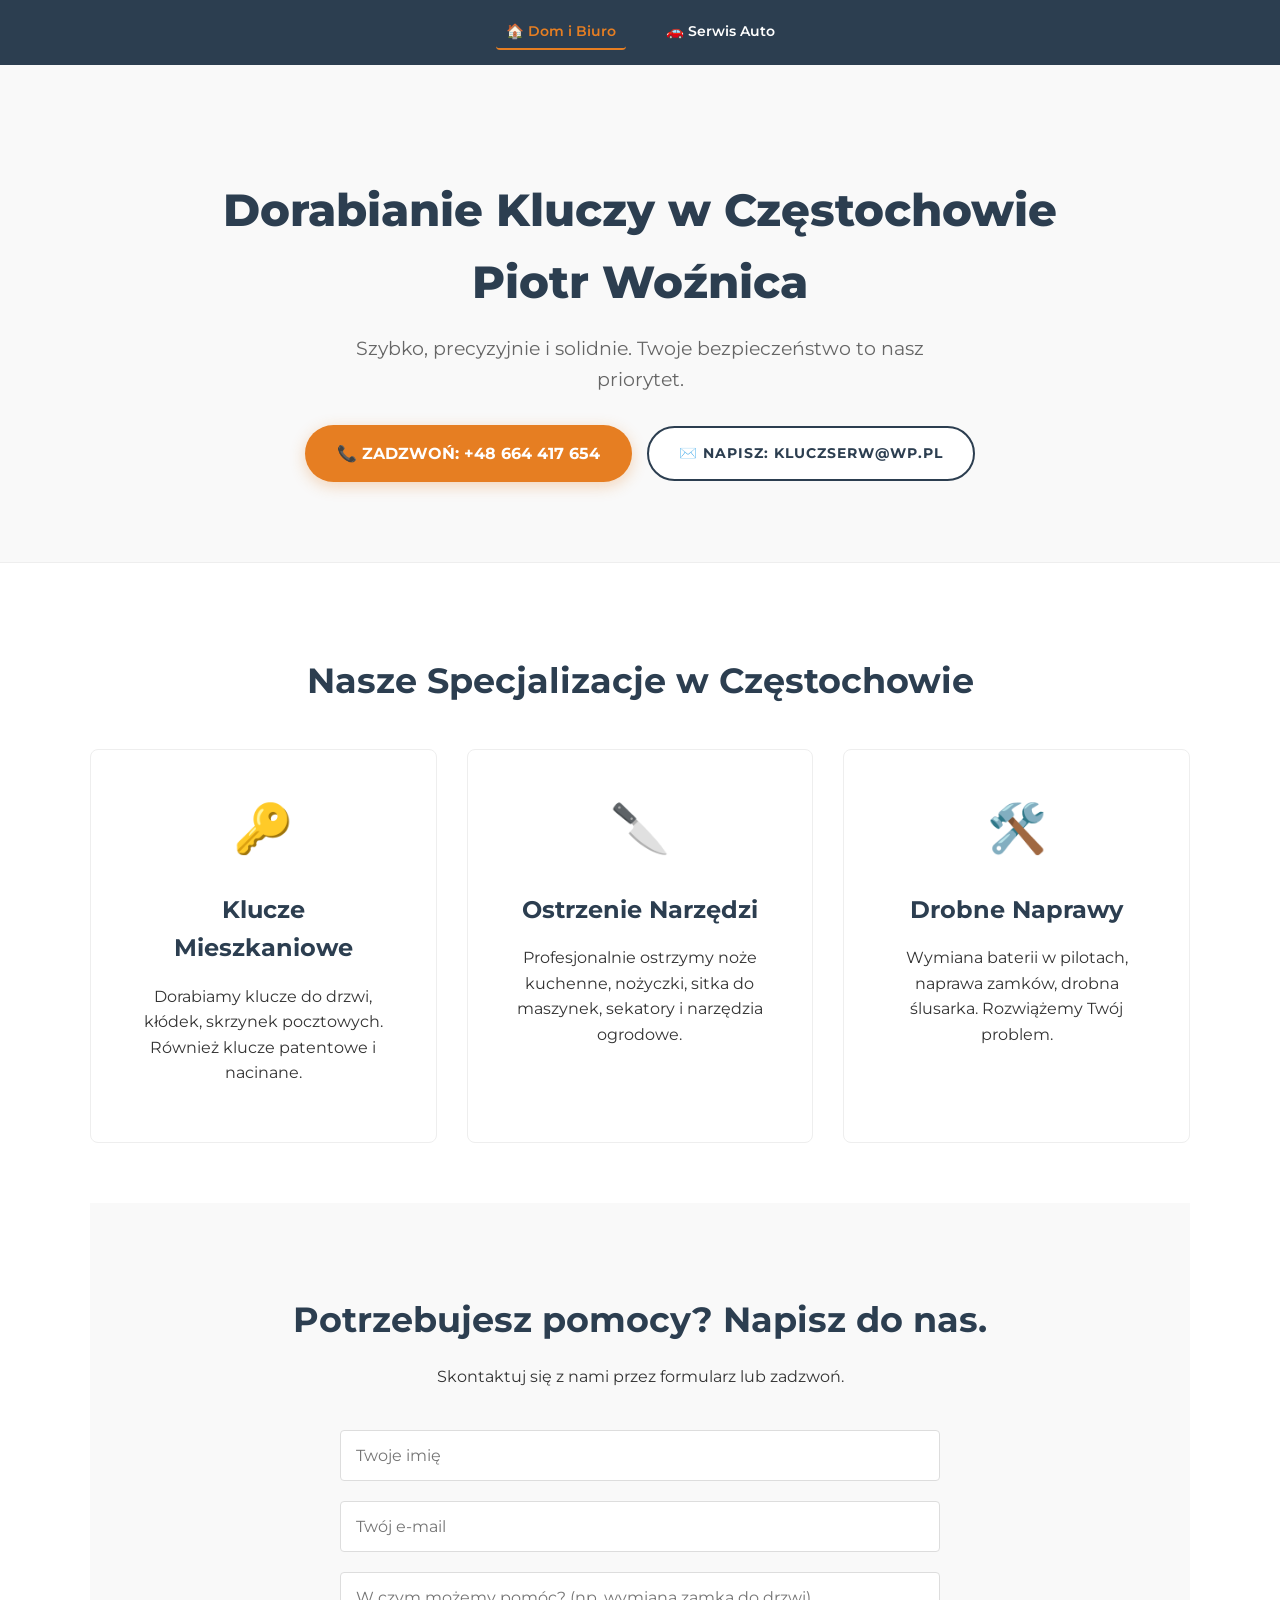
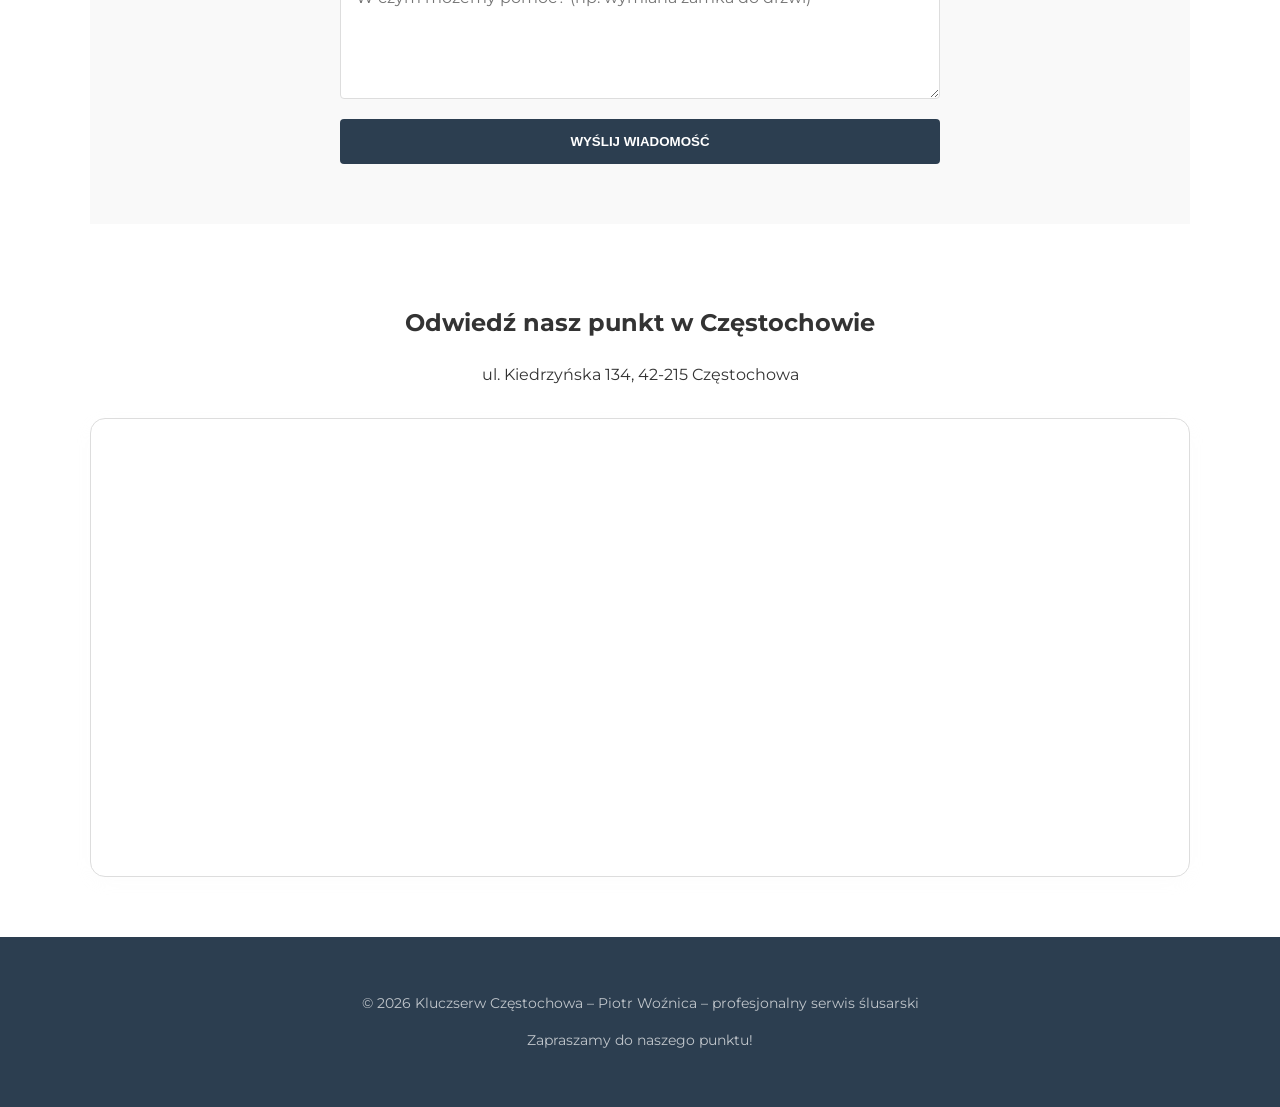
<file: index.html>
<!DOCTYPE html>
<html lang="pl">
<head>
    <meta charset="UTF-8">
    <meta name="viewport" content="width=device-width, initial-scale=1.0">
    <title>Dorabianie Kluczy i Ślusarz Częstochowa - Piotr Woźnica</title>
    <meta name="description" content="Profesjonalne dorabianie kluczy domowych, ostrzenie narzędzi i usługi ślusarskie w Częstochowie. Piotr Woźnica - szybko, tanio i solidnie.">
    <meta name="keywords" content="dorabianie kluczy Częstochowa, ślusarz, ostrzenie noży, Piotr Woźnica, klucze domowe">
    
    <link rel="canonical" href="https://xn--kluczserw-czstochowa-fwc.pl/">
    <meta name="robots" content="index, follow">
    <meta property="og:type" content="website">
    <meta property="og:locale" content="pl_PL">
    <meta property="og:site_name" content="Kluczserw Częstochowa">
    <meta property="og:title" content="Dorabianie Kluczy i Ślusarz Częstochowa - Piotr Woźnica">
    <meta property="og:description" content="Dorabianie kluczy domowych, ostrzenie narzędzi i usługi ślusarskie w Częstochowie. ul. Kiedrzyńska 134.">
    <meta property="og:url" content="https://xn--kluczserw-czstochowa-fwc.pl/">
    <script type="application/ld+json">
    {
      "@context": "https://schema.org",
      "@type": "Locksmith",
      "name": "Kluczserw Częstochowa – Piotr Woźnica",
      "url": "https://xn--kluczserw-czstochowa-fwc.pl/",
      "telephone": "+48664417654",
      "email": "kluczserw@wp.pl",
      "description": "Dorabianie kluczy domowych i samochodowych, ostrzenie narzędzi, drobne usługi ślusarskie w Częstochowie.",
      "address": {
        "@type": "PostalAddress",
        "streetAddress": "ul. Kiedrzyńska 134",
        "postalCode": "42-215",
        "addressLocality": "Częstochowa",
        "addressCountry": "PL"
      },
      "geo": {
        "@type": "GeoCoordinates",
        "latitude": 50.8336582,
        "longitude": 19.1165107
      },
      "areaServed": "Częstochowa"
    }
    </script>
    
    <link rel="preconnect" href="https://fonts.googleapis.com">
    <link rel="preconnect" href="https://fonts.gstatic.com" crossorigin>
    <link href="https://fonts.googleapis.com/css2?family=Montserrat:wght@400;600;800&display=swap" rel="stylesheet">
    <link rel="stylesheet" href="style_klucze.css">
</head>
<body>

    <nav class="main-nav">
        <span class="nav-item active">🏠 Dom i Biuro</span>
        <a href="zauto.html" class="nav-item">🚗 Serwis Auto</a>
    </nav>

    <header class="hero">
        <div class="container">
            <h1>Dorabianie Kluczy w Częstochowie<br>Piotr Woźnica</h1>
            <p>Szybko, precyzyjnie i solidnie. Twoje bezpieczeństwo to nasz priorytet.</p>
            <div class="header-contact">
                <a href="tel:+48664417654" class="cta-button">📞 Zadzwoń: +48 664 417 654</a>
                <a href="mailto:kluczserw@wp.pl" class="email-button">✉️ Napisz: kluczserw@wp.pl</a>
            </div>
        </div>
    </header>
    <main class="container">
        <section class="services">
            <h2>Nasze Specjalizacje w Częstochowie</h2>
            <div class="services-grid">
                <div class="service-card">
                    <div class="icon">🔑</div>
                    <h3>Klucze Mieszkaniowe</h3>
                    <p>Dorabiamy klucze do drzwi, kłódek, skrzynek pocztowych. Również klucze patentowe i nacinane.</p>
                </div>
                <div class="service-card">
                    <div class="icon">🔪</div>
                    <h3>Ostrzenie Narzędzi</h3>
                    <p>Profesjonalnie ostrzymy noże kuchenne, nożyczki, sitka do maszynek, sekatory i narzędzia ogrodowe.</p>
                </div>
                <div class="service-card">
                    <div class="icon">🛠️</div>
                    <h3>Drobne Naprawy</h3>
                    <p>Wymiana baterii w pilotach, naprawa zamków, drobna ślusarka. Rozwiążemy Twój problem.</p>
                </div>
            </div>
        </section>

        <section class="contact-section">
            <h2>Potrzebujesz pomocy? Napisz do nas.</h2>
            <p>Skontaktuj się z nami przez formularz lub zadzwoń.</p>
            <form action="https://formspree.io/f/xkoqnrze" method="POST" class="contact-form">
                <input type="text" name="name" placeholder="Twoje imię" required>
                <input type="email" name="email" placeholder="Twój e-mail" required>
                <textarea name="message" rows="5" placeholder="W czym możemy pomóc? (np. wymiana zamka do drzwi)" required></textarea>
                <button type="submit">Wyślij wiadomość</button>
            </form>
        </section>
    </main>
<section class="map-section">
    <div class="container">
        <h2>Odwiedź nasz punkt w Częstochowie</h2>
        <p>ul. Kiedrzyńska 134, 42-215 Częstochowa</p>
        <div class="map-container">
            <iframe
                title="Mapa dojazdu – Kluczserw, ul. Kiedrzyńska 134, Częstochowa"
                src="https://www.google.com/maps/embed?pb=!1m14!1m8!1m3!1d2519.8653374214896!2d19.1165107!3d50.8336582!3m2!1i1024!2i768!4f13.1!3m3!1m2!1s0x4710b7a41525514f%3A0x7f02f9538348138e!2sKLUCZ-SERWIS!5e0!3m2!1spl!2spl!4v1779871761844!5m2!1spl!2spl"
                width="100%"
                height="450"
                style="border:0;"
                allowfullscreen=""
                loading="lazy"
                referrerpolicy="no-referrer-when-downgrade">
            </iframe>
        </div>
    </div>
</section>
    <footer>
        <div class="container">
            <p>&copy; 2026 Kluczserw Częstochowa – Piotr Woźnica – profesjonalny serwis ślusarski</p>
            <p>Zapraszamy do naszego punktu!</p>
        </div>
    </footer>

</body>
</html>
</file>
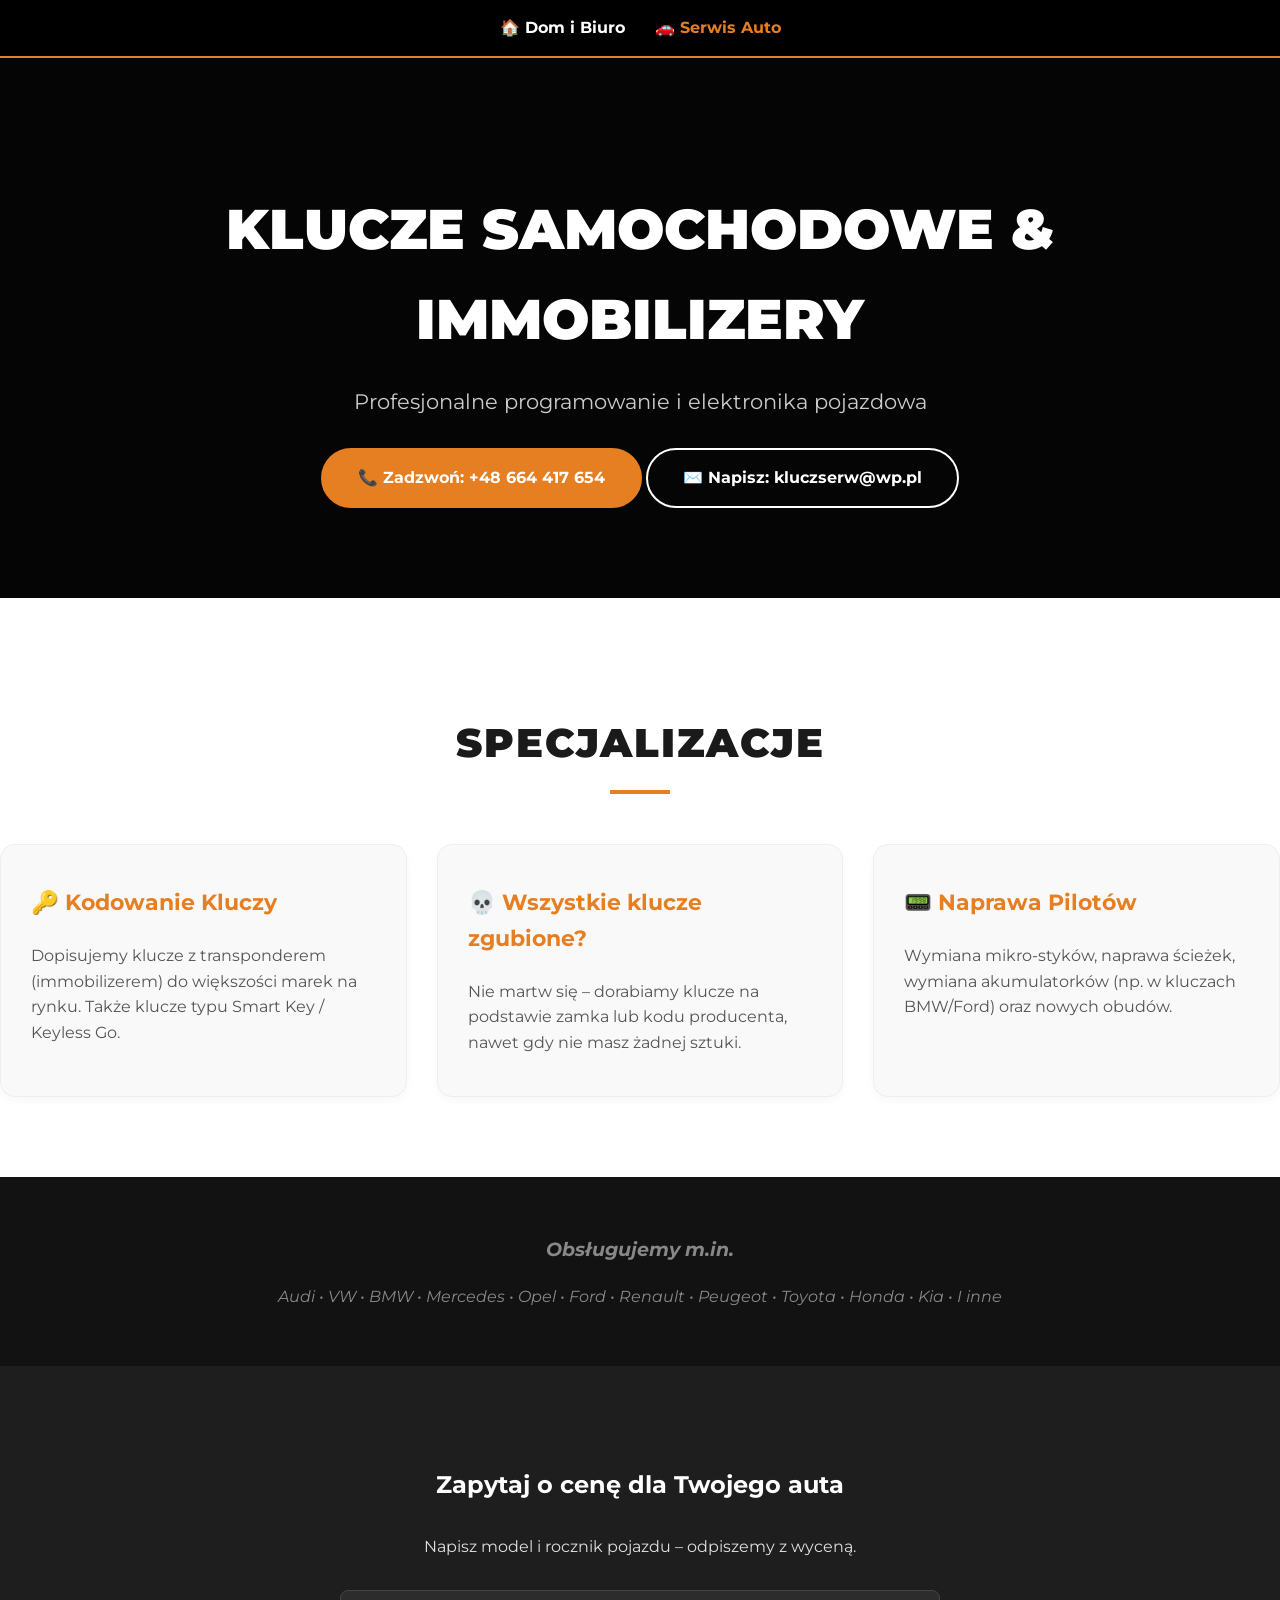
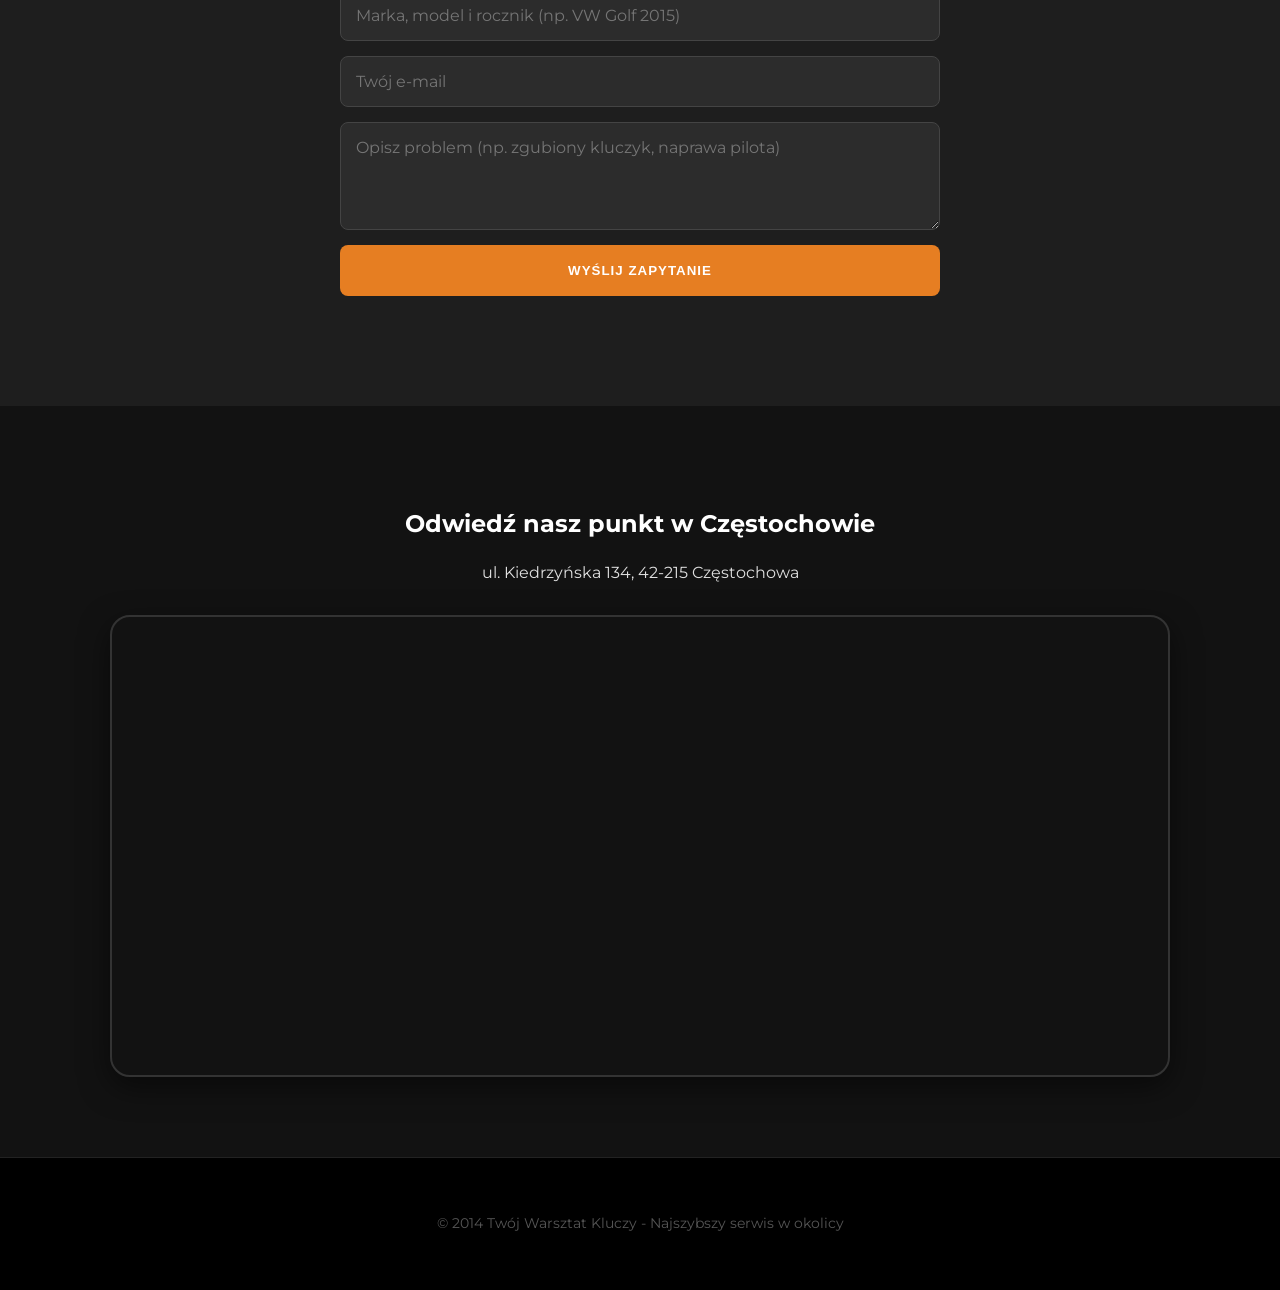
<file: auto.html>
<!DOCTYPE html>
<html lang="pl">
<head>
    <meta charset="UTF-8">
    <meta name="viewport" content="width=device-width, initial-scale=1.0">
    <title>Klucze Samochodowe & Immobilizery - Specjalistyczny Serwis</title>
    <link rel="preconnect" href="https://fonts.googleapis.com">
    <link rel="preconnect" href="https://fonts.gstatic.com" crossorigin>
    <link href="https://fonts.googleapis.com/css2?family=Montserrat:wght@400;700;900&display=swap" rel="stylesheet">
    <link rel="stylesheet" href="style_auta_klucze.css">
</head>
<body>

    <nav class="main-nav">
        <a href="index.html" class="nav-item">🏠 Dom i Biuro</a>
        <span class="nav-item active">🚗 Serwis Auto</span>
    </nav>

    <header class="hero">
        <div class="overlay">
            <h1>Klucze Samochodowe & Immobilizery</h1>
            <p>Profesjonalne programowanie i elektronika pojazdowa</p>
            <a href="tel:+48664417654" class="cta-button">📞 Zadzwoń: +48 664 417 654</a>
    <a href="mailto:kluczserw@wp.pl" class="email-button">✉️ Napisz: kluczserw@wp.pl</a>
        </div>
    </header>

    <main>
        <section class="premium-services">
            <h2>Specjalizacje</h2>
            <div class="grid">
                <div class="card">
                    <h3>🔑 Kodowanie Kluczy</h3>
                    <p>Dopisujemy klucze z transponderem (immobilizerem) do większości marek na rynku. Także klucze typu Smart Key / Keyless Go.</p>
                </div>
                <div class="card">
                    <h3>💀 Wszystkie klucze zgubione?</h3>
                    <p>Nie martw się – dorabiamy klucze na podstawie zamka lub kodu producenta, nawet gdy nie masz żadnej sztuki.</p>
                </div>
                <div class="card">
                    <h3>📟 Naprawa Pilotów</h3>
                    <p>Wymiana mikro-styków, naprawa ścieżek, wymiana akumulatorków (np. w kluczach BMW/Ford) oraz nowych obudów.</p>
                </div>
            </div>
        </section>

        <section class="brands">
            <h3>Obsługujemy m.in.</h3>
            <p>Audi • VW • BMW • Mercedes • Opel • Ford • Renault • Peugeot • Toyota • Honda • Kia • I inne</p>
        </section>

        <section class="form-section">
            <h2>Zapytaj o cenę dla Twojego auta</h2>
            <p>Napisz model i rocznik pojazdu – odpiszemy z wyceną.</p>
            <form action="https://formspree.io/f/xwvrkoqd" method="POST" class="premium-form">
                <input type="text" name="car_model" placeholder="Marka, model i rocznik (np. VW Golf 2015)" required>
                <input type="email" name="email" placeholder="Twój e-mail" required>
                <textarea name="message" rows="4" placeholder="Opisz problem (np. zgubiony kluczyk, naprawa pilota)" required></textarea>
                <button type="submit">Wyślij zapytanie</button>
            </form>
        </section>
    </main>
<section class="map-section">
    <div class="container">
        <h2>Odwiedź nasz punkt w Częstochowie</h2>
        <p>ul. Kiedrzyńska 134, 42-215 Częstochowa</p>
        <div class="map-container">
            <iframe 
                src="https://www.google.com/maps/embed?pb=!1m18!1m12!1m3!1d2520.4727788448!2d19.11588437704514!3d50.83428697166847!2m3!1f0!2f0!3f0!3m2!1i1024!2i768!4f13.1!3m3!1m2!1s0x4717b7a41525514f%3A0x7f02f9538348138e!2sKLUCZ-SERWIS!5e0!3m2!1spl!2spl!4v1709739000000!5m2!1spl!2spl" 
                width="100%" 
                height="450" 
                style="border:0;" 
                allowfullscreen="" 
                loading="lazy" 
                referrerpolicy="no-referrer-when-downgrade">
            </iframe>
        </div>
    </div>
</section>
    <footer>
        <p>&copy; 2014 Twój Warsztat Kluczy - Najszybszy serwis w okolicy</p>
    </footer>

</body>
</html>
</file>
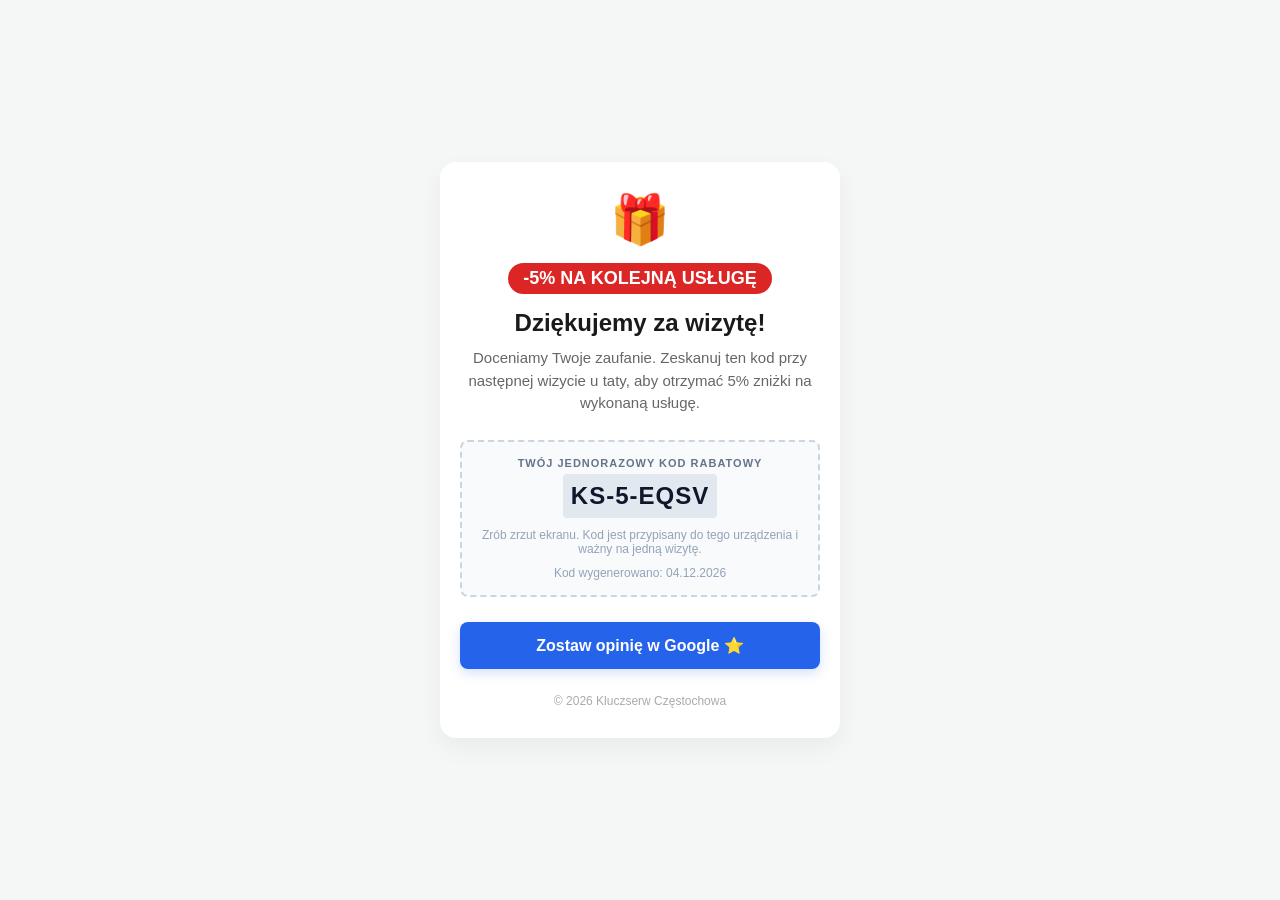
<file: rabat.html>
<!DOCTYPE html>
<html lang="pl">
<head>
    <meta charset="UTF-8">
    <meta name="viewport" content="width=device-width, initial-scale=1.0">
    <meta name="robots" content="noindex, nofollow">
    <title>Odbierz swój rabat - 5%</title>
    <style>
        * {
            box-sizing: border-box;
            margin: 0;
            padding: 0;
            font-family: 'Segoe UI', Roboto, Helvetica, Arial, sans-serif;
        }

        body {
            background-color: #f4f7f6;
            color: #333;
            display: flex;
            justify-content: center;
            align-items: center;
            min-height: 100vh;
            padding: 20px;
        }

        .container {
            background-color: #ffffff;
            border-radius: 16px;
            box-shadow: 0 10px 25px rgba(0,0,0,0.05);
            padding: 30px 20px;
            text-align: center;
            max-width: 400px;
            width: 100%;
        }

        .icon {
            font-size: 48px;
            margin-bottom: 15px;
        }

        h1 {
            font-size: 24px;
            color: #1a1a1a;
            margin-bottom: 10px;
        }

        .discount-badge {
            display: inline-block;
            background-color: #dc2626; /* Czerwony kolor uwagi */
            color: white;
            font-weight: bold;
            font-size: 18px;
            padding: 5px 15px;
            border-radius: 20px;
            margin-bottom: 15px;
        }

        p {
            font-size: 15px;
            color: #666;
            line-height: 1.5;
            margin-bottom: 25px;
        }

        .promo-box {
            background-color: #f8fafc;
            border: 2px dashed #cbd5e1;
            border-radius: 8px;
            padding: 15px;
            margin-bottom: 25px;
        }

        .promo-label {
            font-size: 11px;
            text-transform: uppercase;
            letter-spacing: 1px;
            color: #64748b;
            font-weight: bold;
            margin-bottom: 5px;
        }

        /* Stylizacja wygenerowanego kodu */
        .promo-code {
            font-size: 24px;
            font-weight: 800;
            color: #0f172a;
            letter-spacing: 1px;
            background: #e2e8f0;
            padding: 8px;
            border-radius: 4px;
            display: inline-block;
        }

        .notice {
            font-size: 12px;
            color: #94a3b8;
            margin-top: 10px;
        }

        .btn {
            display: block;
            background-color: #2563eb;
            color: white;
            text-decoration: none;
            padding: 14px;
            border-radius: 8px;
            font-weight: 600;
            font-size: 16px;
            transition: background-color 0.2s;
            box-shadow: 0 4px 12px rgba(37, 99, 235, 0.2);
        }

        .btn:hover {
            background-color: #1d4ed8;
        }

        .footer {
            margin-top: 25px;
            font-size: 12px;
            color: #aaa;
        }
    </style>
</head>
<body>

    <div class="container">
        <div class="icon">🎁</div>
        <div class="discount-badge">-5% NA KOLEJNĄ USŁUGĘ</div>
        <h1>Dziękujemy za wizytę!</h1>
        <p>Doceniamy Twoje zaufanie. Zeskanuj ten kod przy następnej wizycie u taty, aby otrzymać 5% zniżki na wykonaną usługę.</p>
        
        <div class="promo-box">
            <div class="promo-label">Twój jednorazowy kod rabatowy</div>
            <!-- Tutaj skrypt wstrzyknie wygenerowany kod -->
            <div class="promo-code" id="code-display">Generowanie...</div> 
            <div class="notice">Zrób zrzut ekranu. Kod jest przypisany do tego urządzenia i ważny na jedną wizytę.</div>
            <div class="notice" id="code-date"></div>
        </div>

        <!-- Przycisk do opinii Google -->
        <a href="https://g.page/r/CY4TSINT-QJ_EAE/review" target="_blank" rel="noopener noreferrer" class="btn">
            Zostaw opinię w Google ⭐
        </a>

        <div class="footer">
            &copy; 2026 Kluczserw Częstochowa
        </div>
    </div>

    <script src="rabat.js"></script>

</body>
</html>
</file>
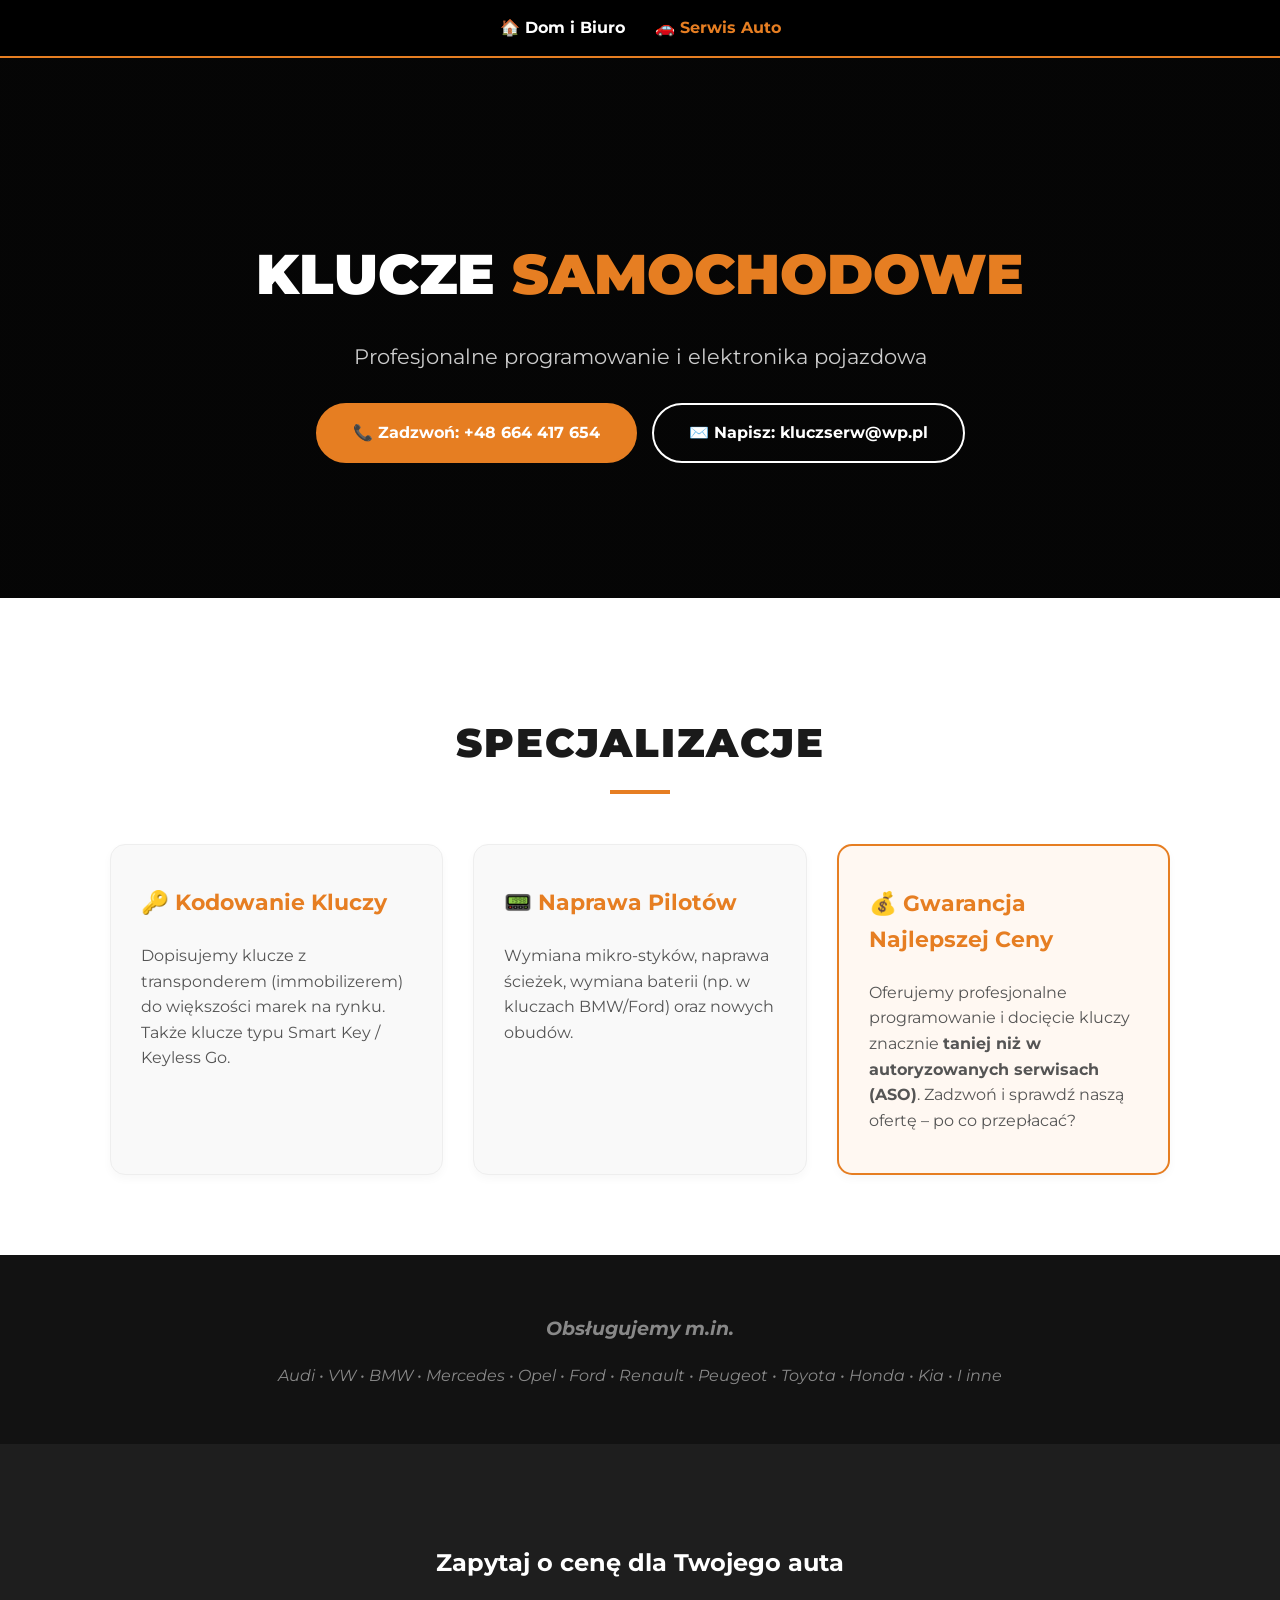
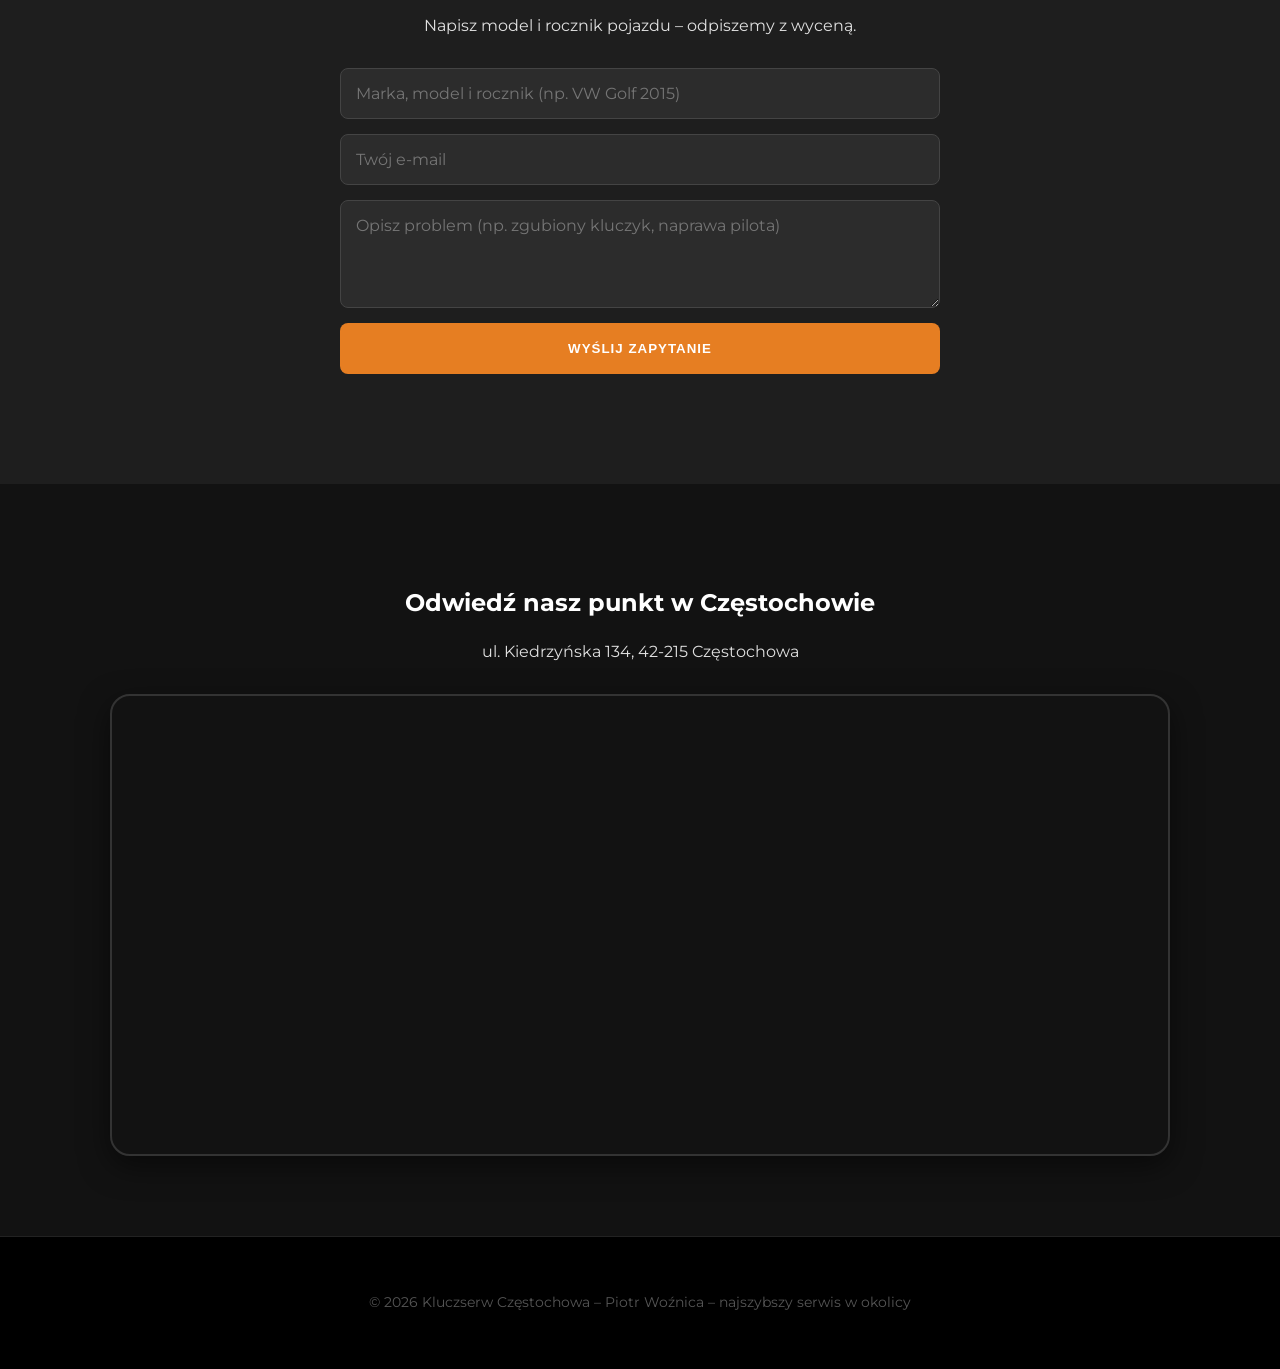
<file: zauto.html>
<!DOCTYPE html>
<html lang="pl">
<head>
    <meta charset="UTF-8">
    <meta name="viewport" content="width=device-width, initial-scale=1.0">
    <title>Klucze Samochodowe Częstochowa - Kodowanie i Naprawa | Piotr Woźnica</title>
    <meta name="description" content="Dorabianie kluczy samochodowych, programowanie immobilizerów i naprawa pilotów w Częstochowie. Taniej niż w ASO! Piotr Woźnica – wejdź po wycenę.">
    <meta name="keywords" content="klucze samochodowe Częstochowa, kodowanie kluczyków, programowanie immobilizera, Piotr Woźnica">

    <link rel="canonical" href="https://xn--kluczserw-czstochowa-fwc.pl/zauto.html">
    <meta name="robots" content="index, follow">
    <meta property="og:type" content="website">
    <meta property="og:locale" content="pl_PL">
    <meta property="og:site_name" content="Kluczserw Częstochowa">
    <meta property="og:title" content="Klucze Samochodowe Częstochowa - Kodowanie i Naprawa | Piotr Woźnica">
    <meta property="og:description" content="Dorabianie kluczy samochodowych, programowanie immobilizerów i naprawa pilotów w Częstochowie.">
    <meta property="og:url" content="https://xn--kluczserw-czstochowa-fwc.pl/zauto.html">

    <link rel="preconnect" href="https://fonts.googleapis.com">
    <link rel="preconnect" href="https://fonts.gstatic.com" crossorigin>
    <link href="https://fonts.googleapis.com/css2?family=Montserrat:wght@400;700;900&display=swap" rel="stylesheet">
    <link rel="stylesheet" href="style_auta_klucze.css">
</head>
<body>

    <nav class="main-nav">
        <a href="index.html" class="nav-item">🏠 Dom i Biuro</a>
        <span class="nav-item active">🚗 Serwis Auto</span>
    </nav>

    <header class="hero">
        <div class="overlay">
            <div class="container"> 
                <h1>Klucze <span>Samochodowe</span></h1>
                <p>Profesjonalne programowanie i elektronika pojazdowa</p>
                <div class="header-contact">
                    <a href="tel:+48664417654" class="cta-button">📞 Zadzwoń: +48 664 417 654</a>
                    <a href="mailto:kluczserw@wp.pl" class="email-button">✉️ Napisz: kluczserw@wp.pl</a>
                </div>
            </div>
        </div>
    </header>

    <main>
        <!-- SEKCJA SPECJALIZACJE (Z ŁADNYM BIAŁYM TŁEM I PŁYNNYM PRZEJŚCIEM) -->
        <section class="premium-services">
            <div class="container">
                <h2>Specjalizacje</h2>
                
                <div class="grid">
                    <div class="card">
                        <h3>🔑 Kodowanie Kluczy</h3>
                        <p>Dopisujemy klucze z transponderem (immobilizerem) do większości marek na rynku. Także klucze typu Smart Key / Keyless Go.</p>
                    </div>
                    
                    <div class="card">
                        <h3>📟 Naprawa Pilotów</h3>
                        <p>Wymiana mikro-styków, naprawa ścieżek, wymiana baterii (np. w kluczach BMW/Ford) oraz nowych obudów.</p>
                    </div>
                    
                    <div class="card highlight">
                        <h3>💰 Gwarancja Najlepszej Ceny</h3>
                        <p>Oferujemy profesjonalne programowanie i docięcie kluczy znacznie <strong>taniej niż w autoryzowanych serwisach (ASO)</strong>. Zadzwoń i sprawdź naszą ofertę – po co przepłacać?</p>
                    </div>
                </div>
            </div>
        </section>

        <section class="brands">
            <h3>Obsługujemy m.in.</h3>
            <p>Audi • VW • BMW • Mercedes • Opel • Ford • Renault • Peugeot • Toyota • Honda • Kia • I inne</p>
        </section>

        <section class="form-section">
            <h2>Zapytaj o cenę dla Twojego auta</h2>
            <p>Napisz model i rocznik pojazdu – odpiszemy z wyceną.</p>
            <form action="https://formspree.io/f/xwvrkoqd" method="POST" class="premium-form">
                <input type="text" name="car_model" placeholder="Marka, model i rocznik (np. VW Golf 2015)" required>
                <input type="email" name="email" placeholder="Twój e-mail" required>
                <textarea name="message" rows="4" placeholder="Opisz problem (np. zgubiony kluczyk, naprawa pilota)" required></textarea>
                <button type="submit">Wyślij zapytanie</button>
            </form>
        </section>
    </main>

    <section class="map-section">
        <div class="container">
            <h2>Odwiedź nasz punkt w Częstochowie</h2>
            <p>ul. Kiedrzyńska 134, 42-215 Częstochowa</p>
            <div class="map-container">
                <iframe 
                    title="Mapa dojazdu – Kluczserw, ul. Kiedrzyńska 134, Częstochowa"
                    src="https://www.google.com/maps/embed?pb=!1m14!1m8!1m3!1d2519.8653374214896!2d19.1165107!3d50.8336582!3m2!1i1024!2i768!4f13.1!3m3!1m2!1s0x4710b7a41525514f%3A0x7f02f9538348138e!2sKLUCZ-SERWIS!5e0!3m2!1spl!2spl!4v1779871761844!5m2!1spl!2spl" 
                    width="100%" 
                    height="450" 
                    style="border:0;" 
                    allowfullscreen="" 
                    loading="lazy" 
                    referrerpolicy="no-referrer-when-downgrade">
                </iframe>
            </div>
        </div>
    </section>

    <footer>
        <p>&copy; 2026 Kluczserw Częstochowa – Piotr Woźnica – najszybszy serwis w okolicy</p>
    </footer>

</body>
</html>
</file>
<file: style_klucze.css>
/* --- FUNDAMENTY --- */
:root {
    --primary-color: #e67e22; /* Ciepły pomarańczowy */
    --secondary-color: #2c3e50; /* Ciemny granat do tekstów */
    --bg-color: #ffffff; /* Białe tło */
    --text-color: #333333;
    --light-bg: #f9f9f9;
}

body {
    font-family: 'Montserrat', sans-serif;
    margin: 0;
    padding: 0;
    background-color: var(--bg-color);
    color: var(--text-color);
    line-height: 1.6;
}

.container {
    max-width: 1100px;
    margin: 0 auto;
    padding: 0 20px;
}

/* --- NAWIGACJA --- */
.main-nav {
    display: flex;
    justify-content: center;
    background-color: var(--secondary-color);
    padding: 15px 0;
    position: sticky;
    top: 0;
    z-index: 1000;
}

.nav-item {
    color: #ffffff;
    text-decoration: none;
    margin: 0 15px;
    font-weight: 600;
    font-size: 0.9rem;
    padding: 5px 10px;
    border-radius: 4px;
    transition: 0.3s;
}

.nav-item:hover {
    background-color: rgba(255,255,255,0.1);
}

.nav-item.active {
    color: var(--primary-color);
    border-bottom: 2px solid var(--primary-color);
}

/* --- HERO (Nagłówek) --- */
.hero {
    background-color: var(--light-bg);
    padding: 80px 0;
    text-align: center;
    border-bottom: 1px solid #eee;
}

.hero h1 {
    font-size: 2.8rem;
    font-weight: 800;
    color: var(--secondary-color);
    margin-bottom: 15px;
}

.hero p {
    font-size: 1.2rem;
    color: #666;
    max-width: 600px;
    margin: 0 auto 30px;
}

/* Styl dla kontenera przycisków w nagłówku */
/* --- PRZYCISKI (Nagłówek) --- */
.header-contact {
    display: flex;
    flex-direction: column;
    align-items: center;
    gap: 15px;
    margin-top: 30px;
}

@media (min-width: 768px) {
    .header-contact {
        flex-direction: row;
        justify-content: center;
    }
}

/* Przycisk główny (Zadzwoń) */
.cta-button {
    display: inline-block;
    background-color: var(--primary-color);
    color: #ffffff;
    padding: 16px 32px;
    text-decoration: none;
    font-weight: 700;
    border-radius: 50px;
    text-transform: uppercase;
    transition: all 0.3s ease;
    box-shadow: 0 4px 15px rgba(230, 126, 34, 0.3);
}

.cta-button:hover {
    background-color: #d35400;
    transform: translateY(-3px);
    box-shadow: 0 6px 20px rgba(211, 84, 0, 0.4);
}

/* Przycisk wtórny (E-mail) - POPRAWIONY */
.email-button {
    display: inline-block;
    padding: 14px 30px;
    background-color: #ffffff; /* Białe tło dla lepszej widoczności */
    color: var(--secondary-color);
    border: 2px solid var(--secondary-color);
    text-decoration: none;
    font-weight: 700;
    border-radius: 50px;
    transition: all 0.3s ease;
    font-size: 0.9rem;
    text-transform: uppercase;
    letter-spacing: 1px;
}

.email-button:hover {
    background-color: var(--secondary-color);
    color: #ffffff; /* Odwrócenie kolorów przy najechaniu */
    transform: translateY(-3px);
}
/* --- USŁUGI --- */
.services {
    padding: 60px 0;
    text-align: center;
}

.services h2 {
    font-size: 2.2rem;
    color: var(--secondary-color);
    margin-bottom: 40px;
}

.services-grid {
    display: grid;
    grid-template-columns: repeat(auto-fit, minmax(300px, 1fr));
    gap: 30px;
}

.service-card {
    background-color: #ffffff;
    padding: 40px;
    border-radius: 8px;
    border: 1px solid #eee;
    transition: 0.3s;
}

.service-card:hover {
    box-shadow: 0 10px 20px rgba(0,0,0,0.05);
}

.service-card .icon {
    font-size: 3rem;
    margin-bottom: 20px;
}

.service-card h3 {
    font-size: 1.5rem;
    color: var(--secondary-color);
    margin-bottom: 15px;
}

/* --- KONTAKT & FORMULARZ --- */
.contact-section {
    background-color: var(--light-bg);
    padding: 60px 0;
    text-align: center;
}

.contact-section h2 {
    font-size: 2.2rem;
    color: var(--secondary-color);
    margin-bottom: 10px;
}

.contact-form {
    max-width: 600px;
    margin: 40px auto 0;
    display: flex;
    flex-direction: column;
}

.contact-form input, .contact-form textarea {
    padding: 15px;
    margin-bottom: 20px;
    border: 1px solid #ddd;
    border-radius: 4px;
    font-family: inherit;
    font-size: 1rem;
}

.contact-form button {
    background-color: var(--secondary-color);
    color: #ffffff;
    border: none;
    padding: 15px;
    font-weight: 700;
    cursor: pointer;
    border-radius: 4px;
    text-transform: uppercase;
    transition: 0.3s;
}

.contact-form button:hover {
    background-color: #1a252f;
}

/* --- MAPA --- */
.map-section {
    padding: 60px 0;
    text-align: center;
    background-color: rgba(255,255,255,0.1); /* Jasne tło */
}

.map-container {
    margin-top: 30px;
    border-radius: 15px;
    overflow: hidden;
    box-shadow: 0 5px 15px rgba(239, 237, 237, 0.1);
    border: 1px solid #ddd;
}

/* Na telefonie mapa może być nieco niższa */
@media (max-width: 600px) {
    .map-container iframe {
        height: 300px;
    }
}

/* --- STOPKA --- */
footer {
    background-color: var(--secondary-color);
    color: rgba(255,255,255,0.7);
    padding: 40px 0;
    text-align: center;
    font-size: 0.9rem;
}

/* --- RESPONYWNOŚĆ --- */
@media (max-width: 768px) {
    .hero h1 {
        font-size: 2rem;
    }

    .main-nav {
        flex-direction: column;
        align-items: center;
        gap: 10px;
    }
}
</file>
<file: style_auta_klucze.css>
/* --- USTAWIENIA OGÓLNE --- */
* {
    box-sizing: border-box;
}

body {
    font-family: 'Montserrat', sans-serif;
    margin: 0;
    padding: 0;
    background-color: #121212; /* Ciemne tło strony */
    color: #e0e0e0;
    line-height: 1.6;
}

/* Elastyczny kontener bez wymuszonego koloru tła */
.container {
    max-width: 1100px;
    margin: 0 auto;
    padding: 0 20px;
}

/* --- MENU NAWIGACYJNE --- */
.main-nav {
    background: #000;
    display: flex;
    justify-content: center;
    padding: 15px;
    position: sticky;
    top: 0;
    z-index: 1000;
    border-bottom: 2px solid #e67e22;
}

.nav-item {
    color: white;
    text-decoration: none;
    margin: 0 15px;
    font-weight: bold;
    transition: 0.3s;
}

.nav-item:hover {
    color: #e67e22;
}

.nav-item.active {
    color: #e67e22;
}

/* --- SEKCJA HERO (NAGŁÓWEK GŁÓWNY) --- */
.hero {
    background: linear-gradient(rgba(0,0,0,0.7), rgba(0,0,0,0.7)), 
                url('https://images.unsplash.com/photo-1549317661-bd32c8ce0db2?auto=format&fit=crop&q=80&w=1000');
    background-size: cover;
    background-position: center;
    min-height: 60vh;
    display: flex;
    align-items: center;
    justify-content: center;
    text-align: center;
    padding: 60px 0;
}

.hero h1 {
    font-size: 3.5rem;
    font-weight: 900;
    color: #fff;
    margin-bottom: 10px;
    text-transform: uppercase;
}

.hero h1 span {
    color: #e67e22;
}

.hero p {
    font-size: 1.3rem;
    color: #ccc;
    margin-bottom: 30px;
}

/* --- PRZYCISKI W HERO --- */
.header-contact {
    display: flex;
    flex-direction: column;
    align-items: center;
    justify-content: center;
    gap: 15px;
}

@media (min-width: 768px) {
    .header-contact {
        flex-direction: row;
    }
}

.cta-button {
    display: inline-block;
    background: #e67e22;
    color: white;
    padding: 15px 35px;
    text-decoration: none;
    font-weight: bold;
    border-radius: 50px;
    transition: 0.3s;
    border: 2px solid #e67e22;
}

.email-button {
    display: inline-block;
    padding: 15px 35px;
    background-color: transparent;
    color: #ffffff;
    border: 2px solid #ffffff;
    text-decoration: none;
    font-weight: bold;
    border-radius: 50px;
    transition: 0.3s;
}

.cta-button:hover, .email-button:hover {
    transform: translateY(-3px);
    box-shadow: 0 5px 15px rgba(230, 126, 34, 0.3);
}

.email-button:hover {
    background: white;
    color: #121212;
}

/* --- NOWA SEKCJA SPECJALIZACJE (JASNE TŁO) --- */
.premium-services {
    background-color: #ffffff; /* Kontrastowe jasne tło sekcji */
    padding: 80px 0;
    color: #333;
}

.premium-services h2 {
    text-align: center;
    font-size: 2.5rem;
    font-weight: 900;
    color: #1a1a1a;
    text-transform: uppercase;
    margin-bottom: 50px;
    letter-spacing: 2px;
    position: relative;
}

.premium-services h2::after {
    content: '';
    display: block;
    width: 60px;
    height: 4px;
    background: #e67e22;
    margin: 15px auto 0;
}

.grid {
    display: grid;
    grid-template-columns: repeat(auto-fit, minmax(300px, 1fr));
    gap: 30px;
}

.card {
    background: #f9f9f9;
    padding: 40px 30px;
    border-radius: 15px;
    border: 1px solid #eee;
    transition: 0.4s;
    box-shadow: 0 4px 10px rgba(0,0,0,0.03);
    text-align: left;
}

.card:hover {
    transform: translateY(-10px);
    box-shadow: 0 15px 35px rgba(0,0,0,0.1);
    background: #fff;
}

.card h3 { 
    color: #e67e22; 
    margin-top: 0;
    font-size: 1.4rem;
}

.card p {
    color: #555;
    font-size: 1rem;
    margin-bottom: 0;
}

.card.highlight {
    border: 2px solid #e67e22;
    background: #fff8f2;
}

/* --- MARKI I FORMULARZ --- */
.brands {
    text-align: center;
    padding: 40px 20px;
    background: #121212;
    color: #888;
    font-style: italic;
}

.form-section {
    background: #1e1e1e;
    padding: 80px 20px;
    text-align: center;
}

.form-section h2 {
    color: #fff;
    margin-bottom: 30px;
}

.premium-form {
    max-width: 600px;
    margin: 30px auto;
    display: flex;
    flex-direction: column;
}

.premium-form input, .premium-form textarea {
    background: #2c2c2c;
    border: 1px solid #444;
    color: white;
    padding: 15px;
    margin-bottom: 15px;
    border-radius: 8px;
    font-family: inherit;
    font-size: 1rem;
}

.premium-form button {
    background: #e67e22;
    color: white;
    border: none;
    padding: 18px;
    font-weight: bold;
    cursor: pointer;
    border-radius: 8px;
    text-transform: uppercase;
    letter-spacing: 1px;
    transition: 0.3s;
}

.premium-form button:hover {
    background: #d35400;
}

/* --- MAPA --- */
.map-section {
    padding: 80px 0;
    text-align: center;
    background-color: #121212;
}

.map-section h2 {
    color: #fff;
    margin-bottom: 10px;
}

.map-container {
    margin-top: 30px;
    border-radius: 20px;
    overflow: hidden;
    box-shadow: 0 10px 30px rgba(0,0,0,0.5);
    border: 2px solid #333;
}

/* --- STOPKA --- */
footer {
    background: #000;
    text-align: center;
    padding: 40px;
    font-size: 0.9rem;
    color: #555;
    border-top: 1px solid #222;
}

/* --- RESPONSYWNOŚĆ --- */
@media (max-width: 768px) {
    .hero h1 { font-size: 2.2rem; }
    .hero p { font-size: 1.1rem; }
    .premium-services h2 { font-size: 2rem; }
    .main-nav { flex-direction: column; align-items: center; gap: 10px; }
}
</file>
